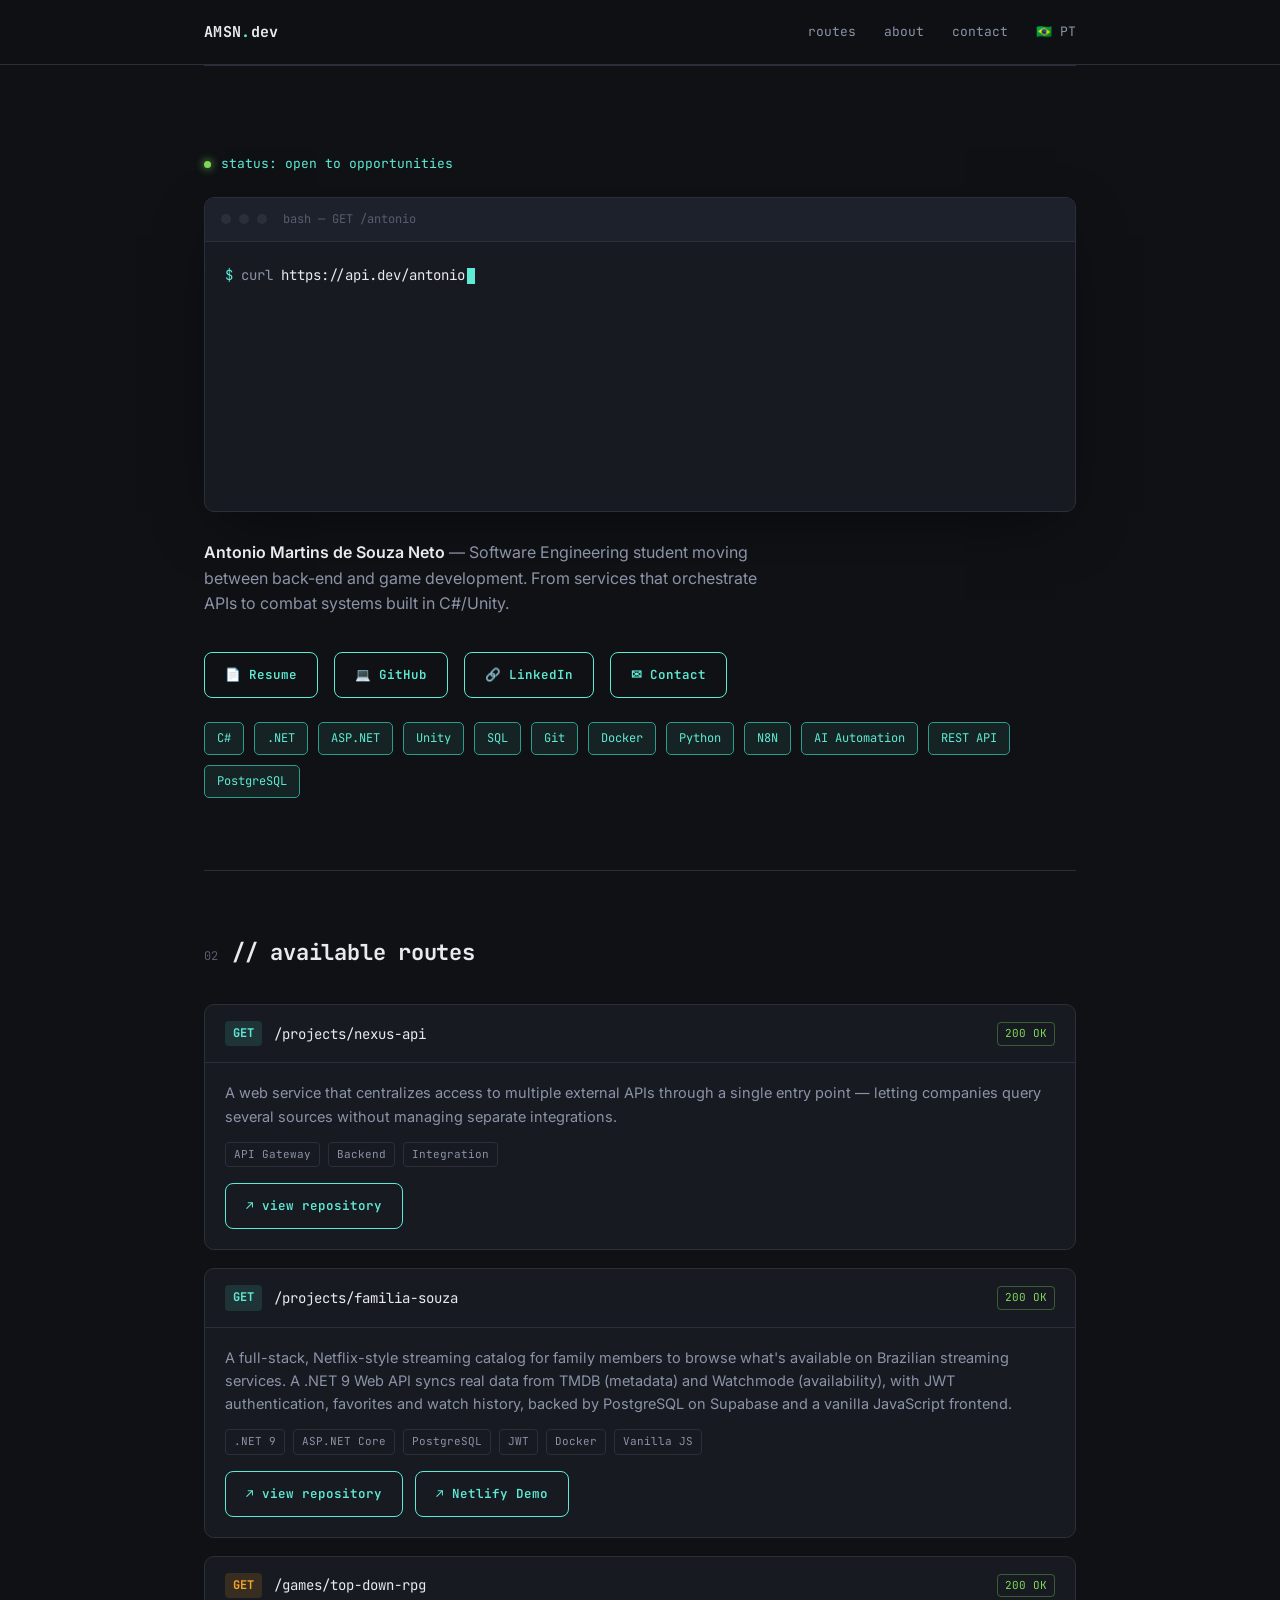
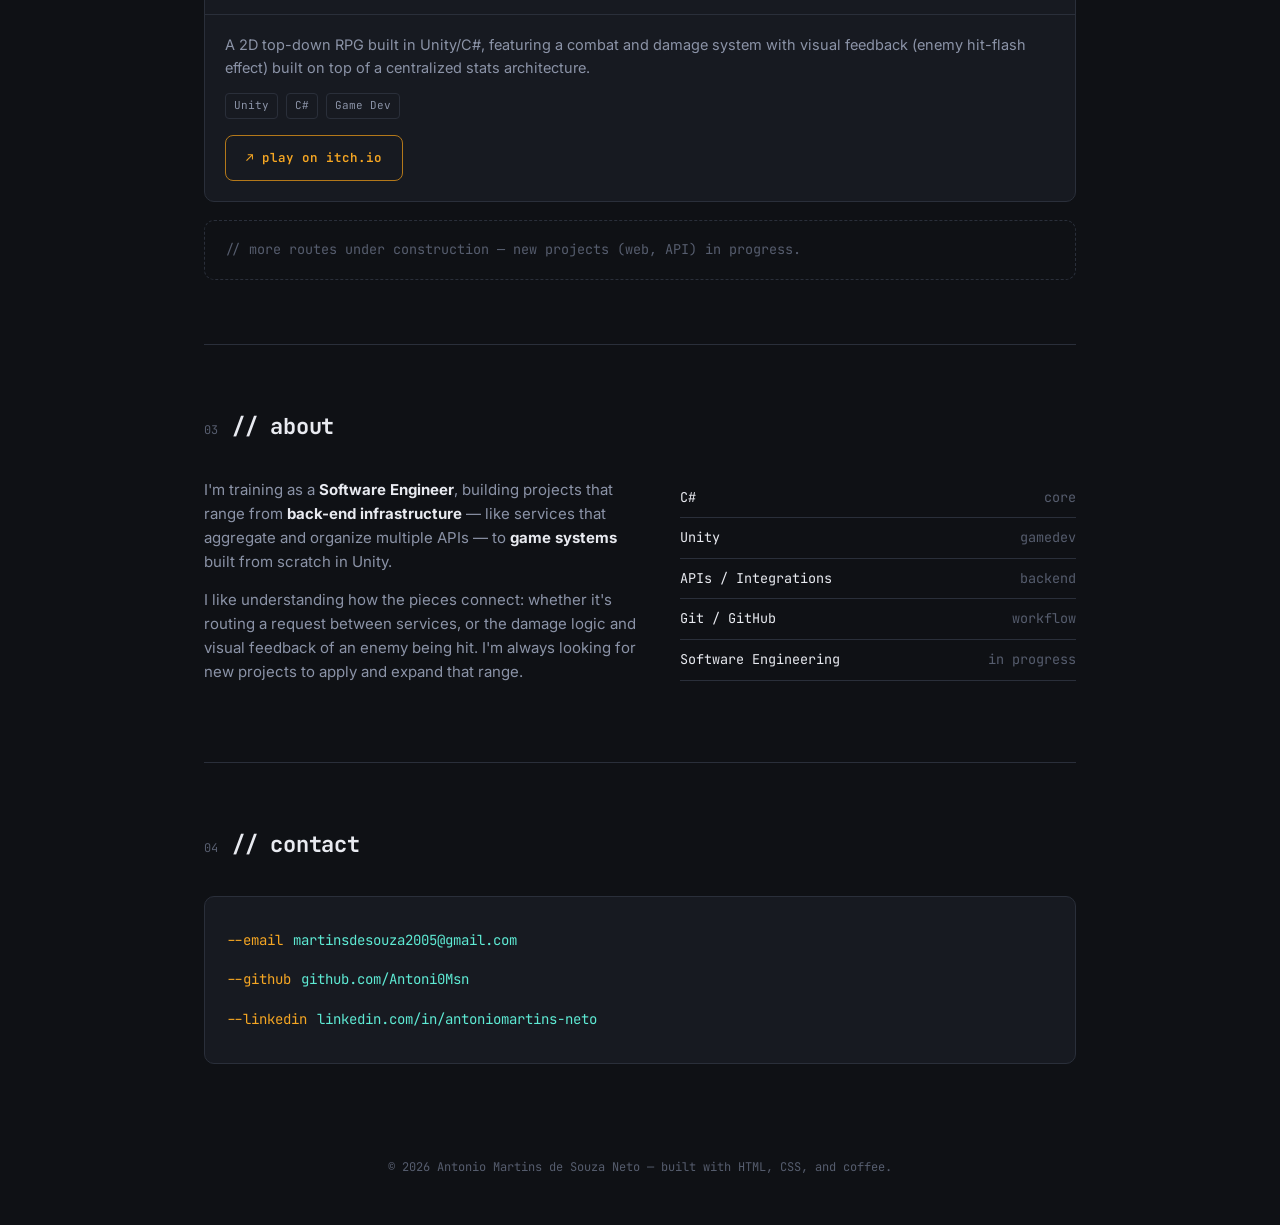
<file: index.html>
<!DOCTYPE html>
<html lang="en">

<head>
    <meta charset="UTF-8">
    <meta name="viewport" content="width=device-width, initial-scale=1.0">
    <title>Antonio Martins de Souza Neto — Portfólio</title>
    <link rel="preconnect" href="https://fonts.googleapis.com">
    <link rel="preconnect" href="https://fonts.gstatic.com" crossorigin>
    <link
        href="https://fonts.googleapis.com/css2?family=Inter:wght@400;500;600;700&family=JetBrains+Mono:wght@400;500;700&display=swap"
        rel="stylesheet">
    <link rel="stylesheet" href="style.css">
    <link rel="icon" href="favicon.png" type="image/png">

</head>

<body>
    <header>
        <nav class="wrap">
            <div class="logo">AMSN<span>.</span>dev</div>
            <div class="navlinks">
                <a href="#routes">routes</a>
                <a href="#about">about</a>
                <a href="#contact">contact</a>
                <a href="pt.html">🇧🇷 PT</a>
            </div>
        </nav>
    </header>
    <main class="wrap">

        <section class="hero">
            <div class="hero-kicker"><span class="dot"></span>status: open to opportunities</div>

            <div class="terminal">
                <div class="terminal-bar">
                    <span class="tb-dot"></span><span class="tb-dot"></span><span class="tb-dot"></span>
                    <span class="terminal-title">bash — GET /antonio</span>
                </div>
                <div class="terminal-body">
                    <div class="prompt-line"><span class="sym">$</span> curl <span id="typed"></span><span
                            class="cursor" id="cursor"></span></div>
                    <div class="response" id="response">
                        <pre><span class="json-punc">{</span>
  <span class="json-key">"name"</span><span class="json-punc">:</span> <span class="json-str">"Antonio Martins de Souza Neto"</span><span class="json-punc">,</span>
  <span class="json-key">"role"</span><span class="json-punc">:</span> <span class="json-str">"Software Engineering Student | Backend Developer"</span><span class="json-punc">,</span>
  <span class="json-key">"builds"</span><span class="json-punc">:</span> <span class="json-punc">[</span><span class="json-str">"APIs"</span><span class="json-punc">,</span> <span class="json-str">"2D games"</span><span class="json-punc">]</span><span class="json-punc">,</span>
  <span class="json-key">"stack"</span><span class="json-punc">:</span> <span class="json-punc">[</span><span class="json-str">"C#"</span><span class="json-punc">,</span> <span class="json-str">"Unity"</span><span class="json-punc">,</span> <span class="json-str">".NET"</span><span class="json-punc">]</span>
<span class="json-punc">}</span></pre>
                        <div class="status-line"><span class="status-ok">● 200 OK</span> — 12ms</div>
                    </div>
                </div>
            </div>

            <p class="hero-sub">
                <strong>Antonio Martins de Souza Neto</strong> — Software Engineering student moving between
                back-end and game development. From services that orchestrate APIs to combat systems built in C#/Unity.
            </p>
            <div class="hero-actions">

                <a href="assets/Resume_EN.pdf" target="_blank" class="btn">
                    📄 Resume
                </a>

                <a href="https://github.com/Antoni0Msn" target="_blank" class="btn">
                    💻 GitHub
                </a>

                <a href="https://www.linkedin.com/in/antoniomartins-neto/" target="_blank" class="btn">
                    🔗 LinkedIn
                </a>

                <a href="#contact" class="btn">
                    ✉ Contact
                </a>

            </div>
            <div class="hero-stack">
                <span>C#</span>
                <span>.NET</span>
                <span>ASP.NET</span>
                <span>Unity</span>
                <span>SQL</span>
                <span>Git</span>
                <span>Docker</span>
                <span>Python</span>
                <span>N8N</span>
                <span>AI Automation</span>
                <span>REST API</span>
                <span>PostgreSQL</span>
            </div>
        </section>

        <section id="routes">
            <div class="sec-head">
                <span class="sec-tag">02</span>
                <span class="sec-title">// available routes</span>
            </div>

            <div class="route">
                <div class="route-head">
                    <span class="method">GET</span>
                    <span class="path">/projects/nexus-api</span>
                    <span class="status-badge">200 OK</span>
                </div>
                <div class="route-body">
                    <p class="route-desc">
                        A web service that centralizes access to multiple external APIs through a single entry point —
                        letting companies query several sources without managing separate integrations.
                    </p>
                    <div class="route-tags">
                        <span class="tag">API Gateway</span>
                        <span class="tag">Backend</span>
                        <span class="tag">Integration</span>
                    </div>
                    <div class="route-links">
                        <a class="btn" href="https://github.com/Antoni0Msn/Trabalho-Nexus-Api" target="_blank"
                            rel="noopener">↗ view repository</a>
                    </div>
                </div>
            </div>

            <div class="route">
                <div class="route-head">
                    <span class="method">GET</span>
                    <span class="path">/projects/familia-souza</span>
                    <span class="status-badge">200 OK</span>
                </div>
                <div class="route-body">
                    <p class="route-desc">
                        A full-stack, Netflix-style streaming catalog for family members to browse what's available on
                        Brazilian streaming services. A .NET 9 Web API syncs real data from TMDB (metadata) and
                        Watchmode (availability), with JWT authentication, favorites and watch history, backed by
                        PostgreSQL on Supabase and a vanilla JavaScript frontend.
                    </p>
                    <div class="route-tags">
                        <span class="tag">.NET 9</span>
                        <span class="tag">ASP.NET Core</span>
                        <span class="tag">PostgreSQL</span>
                        <span class="tag">JWT</span>
                        <span class="tag">Docker</span>
                        <span class="tag">Vanilla JS</span>
                    </div>
                    <div class="route-links">
                        <a class="btn" href="https://github.com/Antoni0Msn/SouzaFamilyProject" target="_blank"
                            rel="noopener">↗ view repository</a>
                        <a class="btn" href="https://souzafamily.netlify.app" target="_blank"
                            rel="noopener">↗ Netlify Demo</a>
                    </div>
                </div>
            </div>

            <div class="route game">
                <div class="route-head">
                    <span class="method">GET</span>
                    <span class="path">/games/top-down-rpg</span>
                    <span class="status-badge">200 OK</span>
                </div>
                <div class="route-body">
                    <p class="route-desc">
                        A 2D top-down RPG built in Unity/C#, featuring a combat and damage system with visual feedback
                        (enemy hit-flash effect) built on top of a centralized stats architecture.
                    </p>
                    <div class="route-tags">
                        <span class="tag">Unity</span>
                        <span class="tag">C#</span>
                        <span class="tag">Game Dev</span>
                    </div>
                    <div class="route-links">
                        <a class="btn" href="https://tonplayc.itch.io/game-trainer-v01" target="_blank" rel="noopener">↗
                            play on itch.io</a>
                    </div>
                </div>
            </div>

            <div class="route-more">
                // more routes under construction — new projects (web, API) in progress.
            </div>
        </section>

        <section id="about">
            <div class="sec-head">
                <span class="sec-tag">03</span>
                <span class="sec-title">// about</span>
            </div>
            <div class="about-grid">
                <div class="about-text">
                    <p>
                        I'm training as a <strong>Software Engineer</strong>, building projects that range from
                        <strong>back-end infrastructure</strong> — like services that aggregate and organize multiple
                        APIs —
                        to <strong>game systems</strong> built from scratch in Unity.
                    </p>
                    <p>
                        I like understanding how the pieces connect: whether it's routing a request between services,
                        or the damage logic and visual feedback of an enemy being hit. I'm always looking for
                        new projects to apply and expand that range.
                    </p>
                </div>
                <div class="pkg-list">
                    <div class="pkg-row"><span class="pkg-name">C#</span><span class="pkg-ver">core</span></div>
                    <div class="pkg-row"><span class="pkg-name">Unity</span><span class="pkg-ver">gamedev</span></div>
                    <div class="pkg-row"><span class="pkg-name">APIs / Integrations</span><span
                            class="pkg-ver">backend</span></div>
                    <div class="pkg-row"><span class="pkg-name">Git / GitHub</span><span class="pkg-ver">workflow</span>
                    </div>
                    <div class="pkg-row"><span class="pkg-name">Software Engineering</span><span class="pkg-ver">in
                            progress</span></div>
                </div>
            </div>
        </section>

        <section id="contact">
            <div class="sec-head">
                <span class="sec-tag">04</span>
                <span class="sec-title">// contact</span>
            </div>
            <div class="contact-term">
                <div class="contact-row"><span class="flag">--email</span> <a
                        href="mailto:martinsdesouza2005@gmail.com">martinsdesouza2005@gmail.com</a></div>
                <div class="contact-row"><span class="flag">--github</span> <a href="https://github.com/Antoni0Msn"
                        target="_blank" rel="noopener">github.com/Antoni0Msn</a></div>
                <div class="contact-row"><span class="flag">--linkedin</span> <a
                        href="https://www.linkedin.com/in/antoniomartins-neto/" target="_blank"
                        rel="noopener">linkedin.com/in/antoniomartins-neto</a></div>
            </div>
        </section>

    </main>

    <footer>
        © <span id="year"></span> Antonio Martins de Souza Neto — built with HTML, CSS, and coffee.
    </footer>

    <script src="jsScript.js"></script>
</body>

</html>
</file>
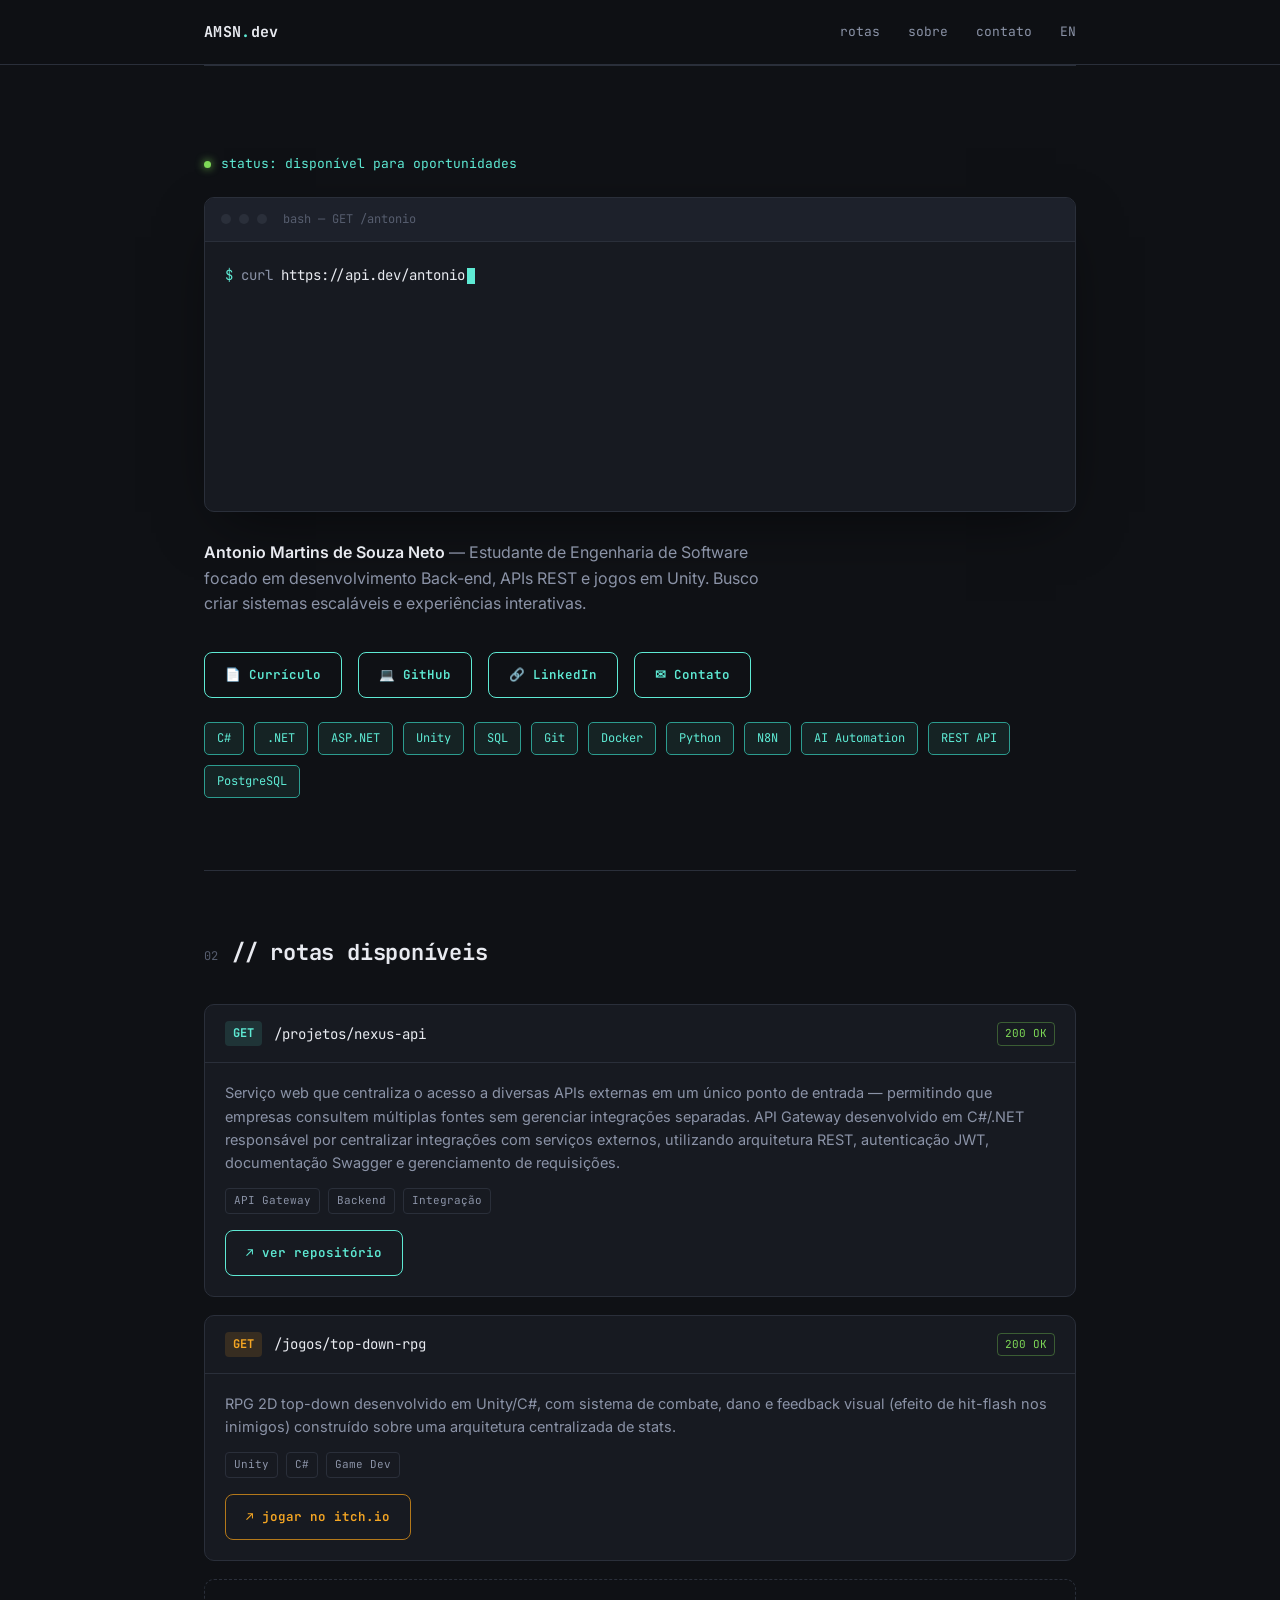
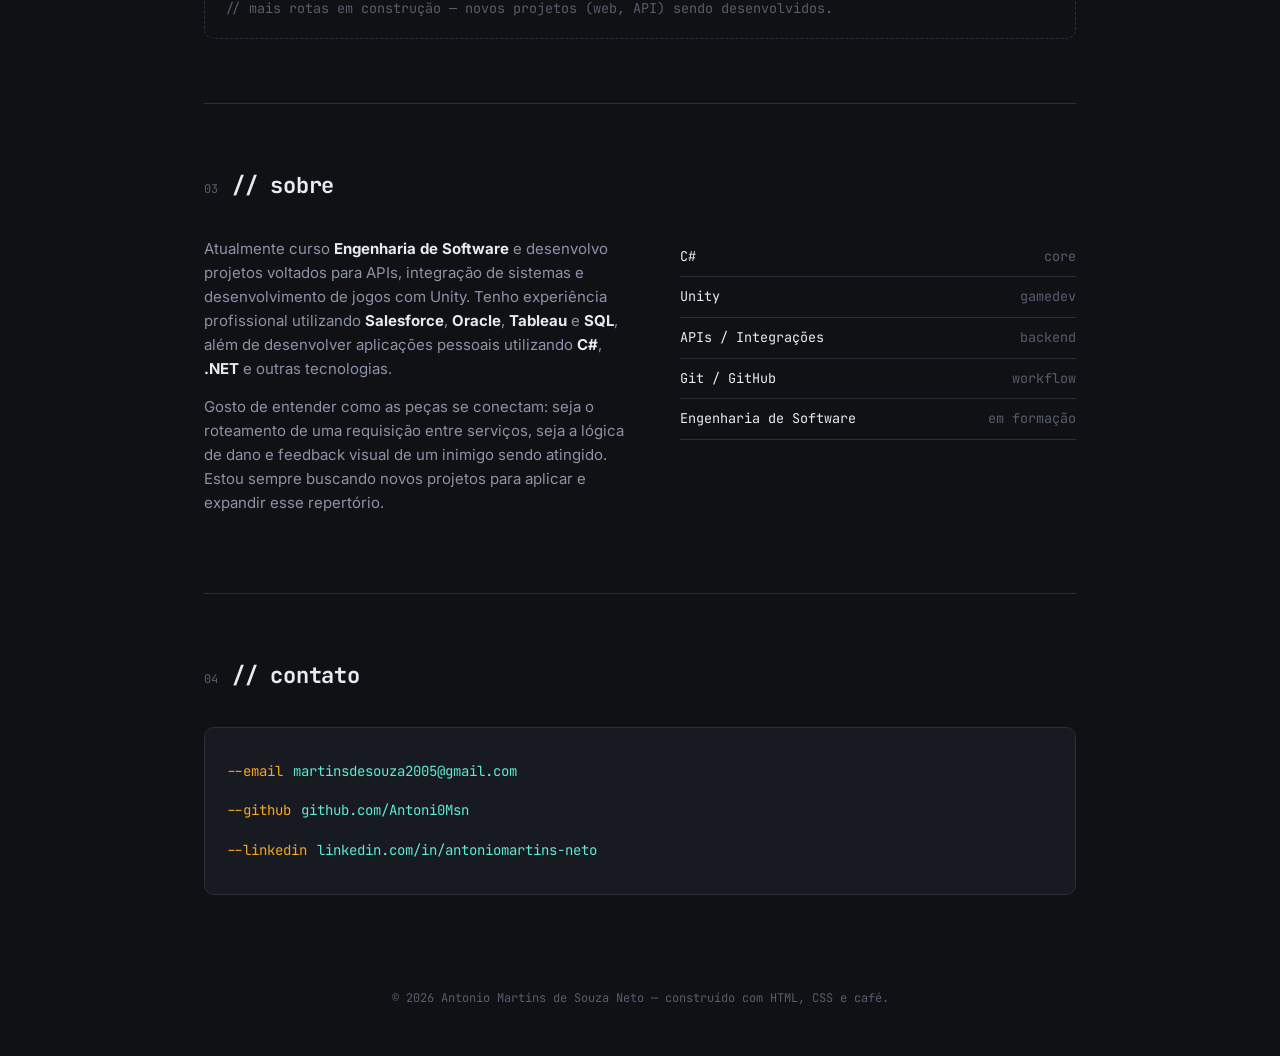
<file: PT.html>
<!DOCTYPE html>
<html lang="PT-BR">

<head>
    <meta charset="UTF-8">
    <meta name="viewport" content="width=device-width, initial-scale=1.0">
    <title>Antonio Martins de Souza Neto — Portfólio</title>
    <link rel="preconnect" href="https://fonts.googleapis.com">
    <link rel="preconnect" href="https://fonts.gstatic.com" crossorigin>
    <link
        href="https://fonts.googleapis.com/css2?family=Inter:wght@400;500;600;700&family=JetBrains+Mono:wght@400;500;700&display=swap"
        rel="stylesheet">
    <link rel="stylesheet" href="style.css">
    <link rel="icon" href="favicon.png" type="image/png">

</head>

<body>
    <header>
        <nav class="wrap">
            <div class="logo">AMSN<span>.</span>dev</div>
            <div class="navlinks">
                <a href="#routes">rotas</a>
                <a href="#sobre">sobre</a>
                <a href="#contato">contato</a>
                <a href="index.html">EN</a>
            </div>
        </nav>
    </header>

    <main class="wrap">

        <section class="hero">
            <div class="hero-kicker"><span class="dot"></span>status: disponível para oportunidades</div>

            <div class="terminal">
                <div class="terminal-bar">
                    <span class="tb-dot"></span><span class="tb-dot"></span><span class="tb-dot"></span>
                    <span class="terminal-title">bash — GET /antonio</span>
                </div>
                <div class="terminal-body">
                    <div class="prompt-line"><span class="sym">$</span> curl <span id="typed"></span><span
                            class="cursor" id="cursor"></span></div>
                    <div class="response" id="response">
                        <pre><span class="json-punc">{</span>
  <span class="json-key">"nome"</span><span class="json-punc">:</span> <span class="json-str">"Antonio Martins de Souza Neto"</span><span class="json-punc">,</span>
  <span class="json-key">"cargo"</span><span class="json-punc">:</span> <span class="json-str">"Desenvolvedor Backend em formação"</span><span class="json-punc">,</span>
  <span class="json-key">"constroi"</span><span class="json-punc">:</span> <span class="json-punc">[</span><span class="json-str">"APIs"</span><span class="json-punc">,</span> <span class="json-str">"jogos 2D"</span><span class="json-punc">]</span><span class="json-punc">,</span>
  <span class="json-key">"stack"</span><span class="json-punc">:</span> <span class="json-punc">[</span><span class="json-str">"C#"</span><span class="json-punc">,</span> <span class="json-str">"Unity"</span><span class="json-punc">,</span> <span class="json-str">".NET"</span><span class="json-punc">]</span>
<span class="json-punc">}</span></pre>
                        <div class="status-line"><span class="status-ok">● 200 OK</span> — 12ms</div>
                    </div>
                </div>
            </div>

            <p class="hero-sub">
                <strong>Antonio Martins de Souza Neto</strong> — Estudante de Engenharia de Software focado em
                desenvolvimento Back-end, APIs REST e jogos em Unity. Busco criar sistemas escaláveis e experiências
                interativas.
            </p>

            <div class="hero-actions">

                <a href="assets/resume-EN.pdf" target="_blank" class="btn">
                    📄 Currículo
                </a>

                <a href="https://github.com/Antoni0Msn" target="_blank" class="btn">
                    💻 GitHub
                </a>

                <a href="https://www.linkedin.com/in/antoniomartins-neto/" target="_blank" class="btn">
                    🔗 LinkedIn
                </a>

                <a href="#contato" class="btn">
                    ✉ Contato
                </a>

            </div>
            <div class="hero-stack">
                <span>C#</span>
                <span>.NET</span>
                <span>ASP.NET</span>
                <span>Unity</span>
                <span>SQL</span>
                <span>Git</span>
                <span>Docker</span>
                <span>Python</span>
                <span>N8N</span>
                <span>AI Automation</span>
                <span>REST API</span>
                <span>PostgreSQL</span>
            </div>

        </section>

        <section id="routes">
            <div class="sec-head">
                <span class="sec-tag">02</span>
                <span class="sec-title">// rotas disponíveis</span>
            </div>

            <div class="route">
                <div class="route-head">
                    <span class="method">GET</span>
                    <span class="path">/projetos/nexus-api</span>
                    <span class="status-badge">200 OK</span>
                </div>
                <div class="route-body">
                    <p class="route-desc">
                        Serviço web que centraliza o acesso a diversas APIs externas em um único ponto de entrada —
                        permitindo que empresas consultem múltiplas fontes sem gerenciar integrações separadas. API
                        Gateway desenvolvido em C#/.NET responsável por centralizar integrações
                        com serviços externos, utilizando arquitetura REST, autenticação JWT,
                        documentação Swagger e gerenciamento de requisições.

                    </p>
                    <div class="route-tags">
                        <span class="tag">API Gateway</span>
                        <span class="tag">Backend</span>
                        <span class="tag">Integração</span>
                    </div>
                    <div class="route-links">
                        <a class="btn" href="https://github.com/Antoni0Msn/Trabalho-Nexus-Api" target="_blank"
                            rel="noopener">↗ ver repositório</a>
                    </div>
                </div>
            </div>

            <div class="route game">
                <div class="route-head">
                    <span class="method">GET</span>
                    <span class="path">/jogos/top-down-rpg</span>
                    <span class="status-badge">200 OK</span>
                </div>
                <div class="route-body">
                    <p class="route-desc">
                        RPG 2D top-down desenvolvido em Unity/C#, com sistema de combate, dano e feedback visual
                        (efeito de hit-flash nos inimigos) construído sobre uma arquitetura centralizada de stats.
                    </p>
                    <div class="route-tags">
                        <span class="tag">Unity</span>
                        <span class="tag">C#</span>
                        <span class="tag">Game Dev</span>
                    </div>
                    <div class="route-links">
                        <a class="btn" href="https://tonplayc.itch.io/game-trainer-v01" target="_blank" rel="noopener">↗
                            jogar no itch.io</a>
                    </div>
                </div>
            </div>

            <div class="route-more">
                // mais rotas em construção — novos projetos (web, API) sendo desenvolvidos.
            </div>
        </section>

        <section id="sobre">
            <div class="sec-head">
                <span class="sec-tag">03</span>
                <span class="sec-title">// sobre</span>
            </div>
            <div class="about-grid">
                <div class="about-text">
                    <p>
                        Atualmente curso <strong>Engenharia de Software</strong> e desenvolvo projetos voltados para
                        APIs, integração de
                        sistemas e desenvolvimento de jogos com Unity. Tenho experiência profissional utilizando
                        <strong>Salesforce</strong>, <strong>Oracle</strong>, <strong>Tableau</strong> e
                        <strong>SQL</strong>, além de desenvolver aplicações pessoais utilizando <strong>C#</strong>,
                        <strong>.NET</strong> e outras tecnologias.
                    </p>
                    <p>
                        Gosto de entender como as peças se conectam: seja o roteamento de uma requisição entre serviços,
                        seja a lógica de dano e feedback visual de um inimigo sendo atingido. Estou sempre buscando
                        novos projetos para aplicar e expandir esse repertório.
                    </p>
                </div>
                <div class="pkg-list">
                    <div class="pkg-row"><span class="pkg-name">C#</span><span class="pkg-ver">core</span></div>
                    <div class="pkg-row"><span class="pkg-name">Unity</span><span class="pkg-ver">gamedev</span></div>
                    <div class="pkg-row"><span class="pkg-name">APIs / Integrações</span><span
                            class="pkg-ver">backend</span></div>
                    <div class="pkg-row"><span class="pkg-name">Git / GitHub</span><span class="pkg-ver">workflow</span>
                    </div>
                    <div class="pkg-row"><span class="pkg-name">Engenharia de Software</span><span class="pkg-ver">em
                            formação</span></div>
                </div>
            </div>
        </section>

        <section id="contato">
            <div class="sec-head">
                <span class="sec-tag">04</span>
                <span class="sec-title">// contato</span>
            </div>
            <div class="contact-term">
                <div class="contact-row"><span class="flag">--email</span> <a
                        href="mailto:martinsdesouza2005@gmail.com">martinsdesouza2005@gmail.com</a></div>
                <div class="contact-row"><span class="flag">--github</span> <a href="https://github.com/Antoni0Msn"
                        target="_blank" rel="noopener">github.com/Antoni0Msn</a></div>
                <div class="contact-row"><span class="flag">--linkedin</span> <a
                        href="https://www.linkedin.com/in/antoniomartins-neto/" target="_blank"
                        rel="noopener">linkedin.com/in/antoniomartins-neto</a></div>
            </div>
        </section>

    </main>

    <footer>
        © <span id="year"></span> Antonio Martins de Souza Neto — construído com HTML, CSS e café.
    </footer>
    <script src="jsScript.js"></script>
</body>

</html>
</file>
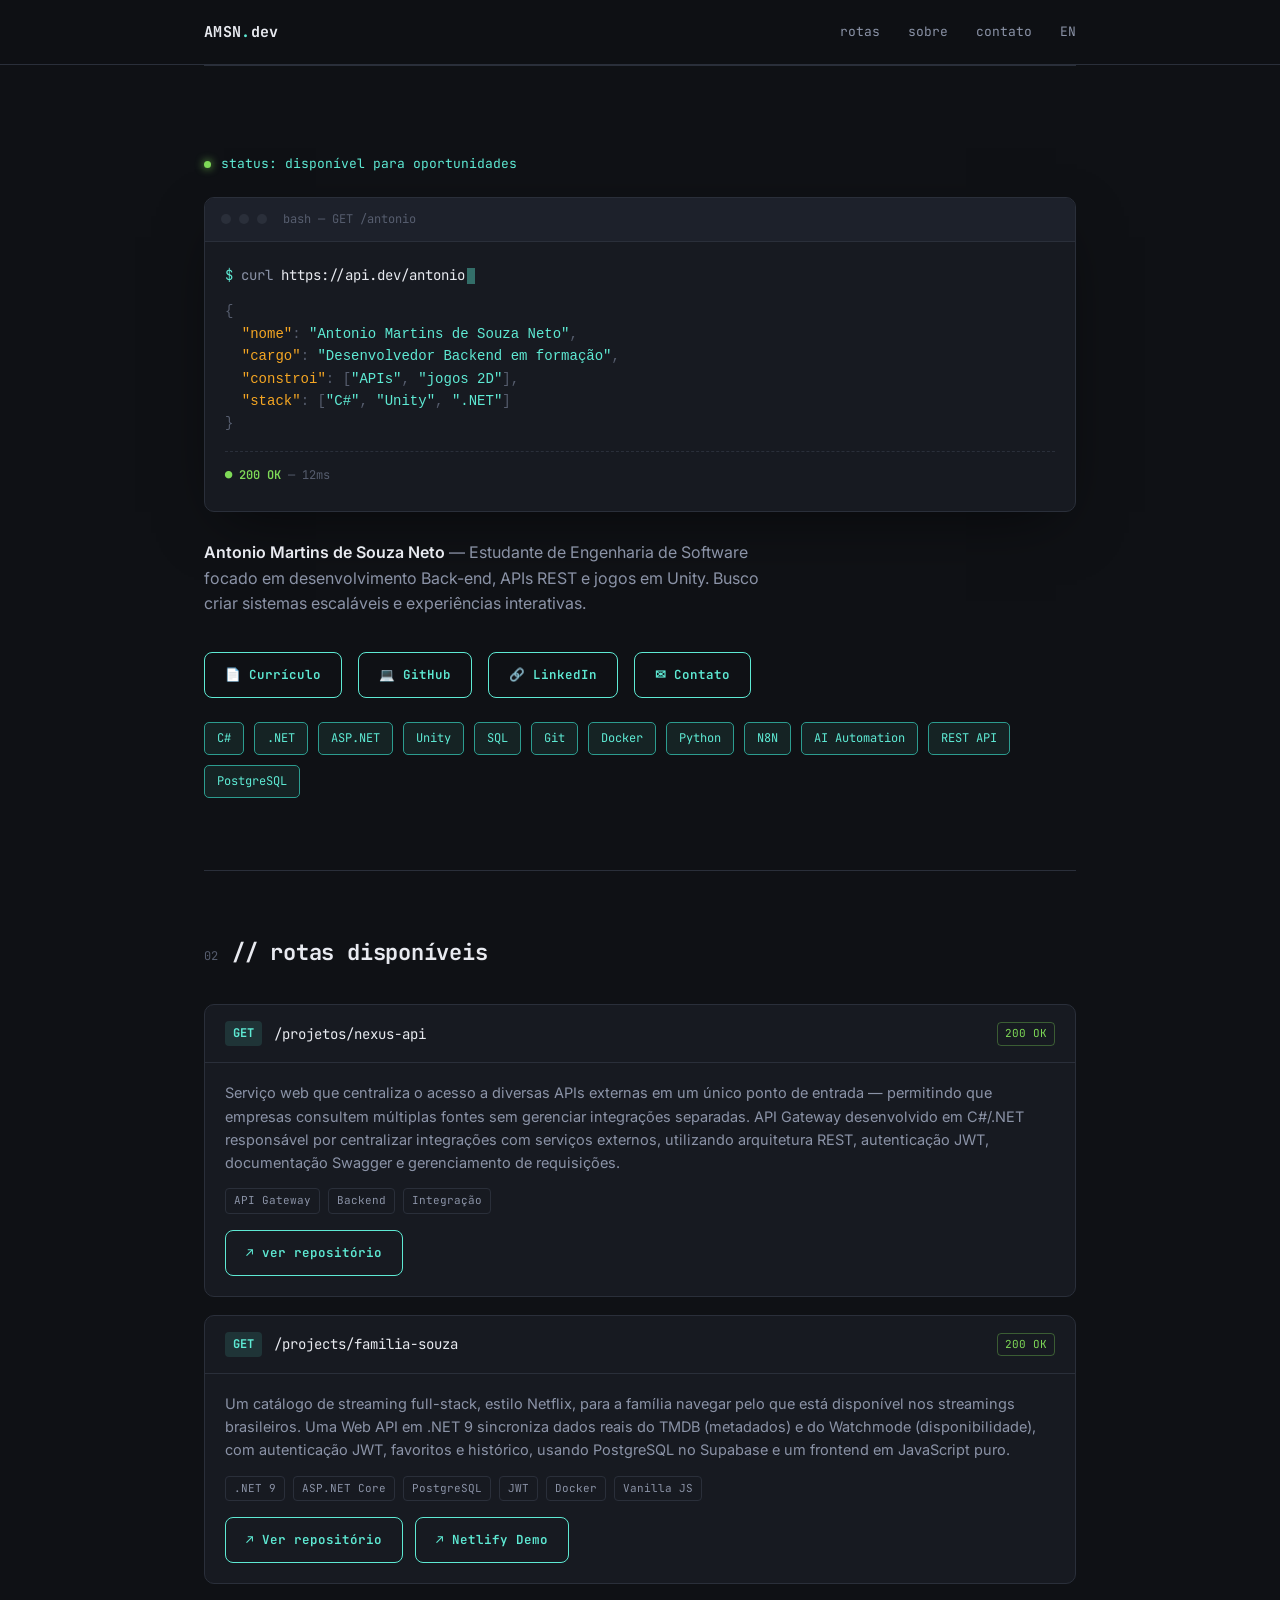
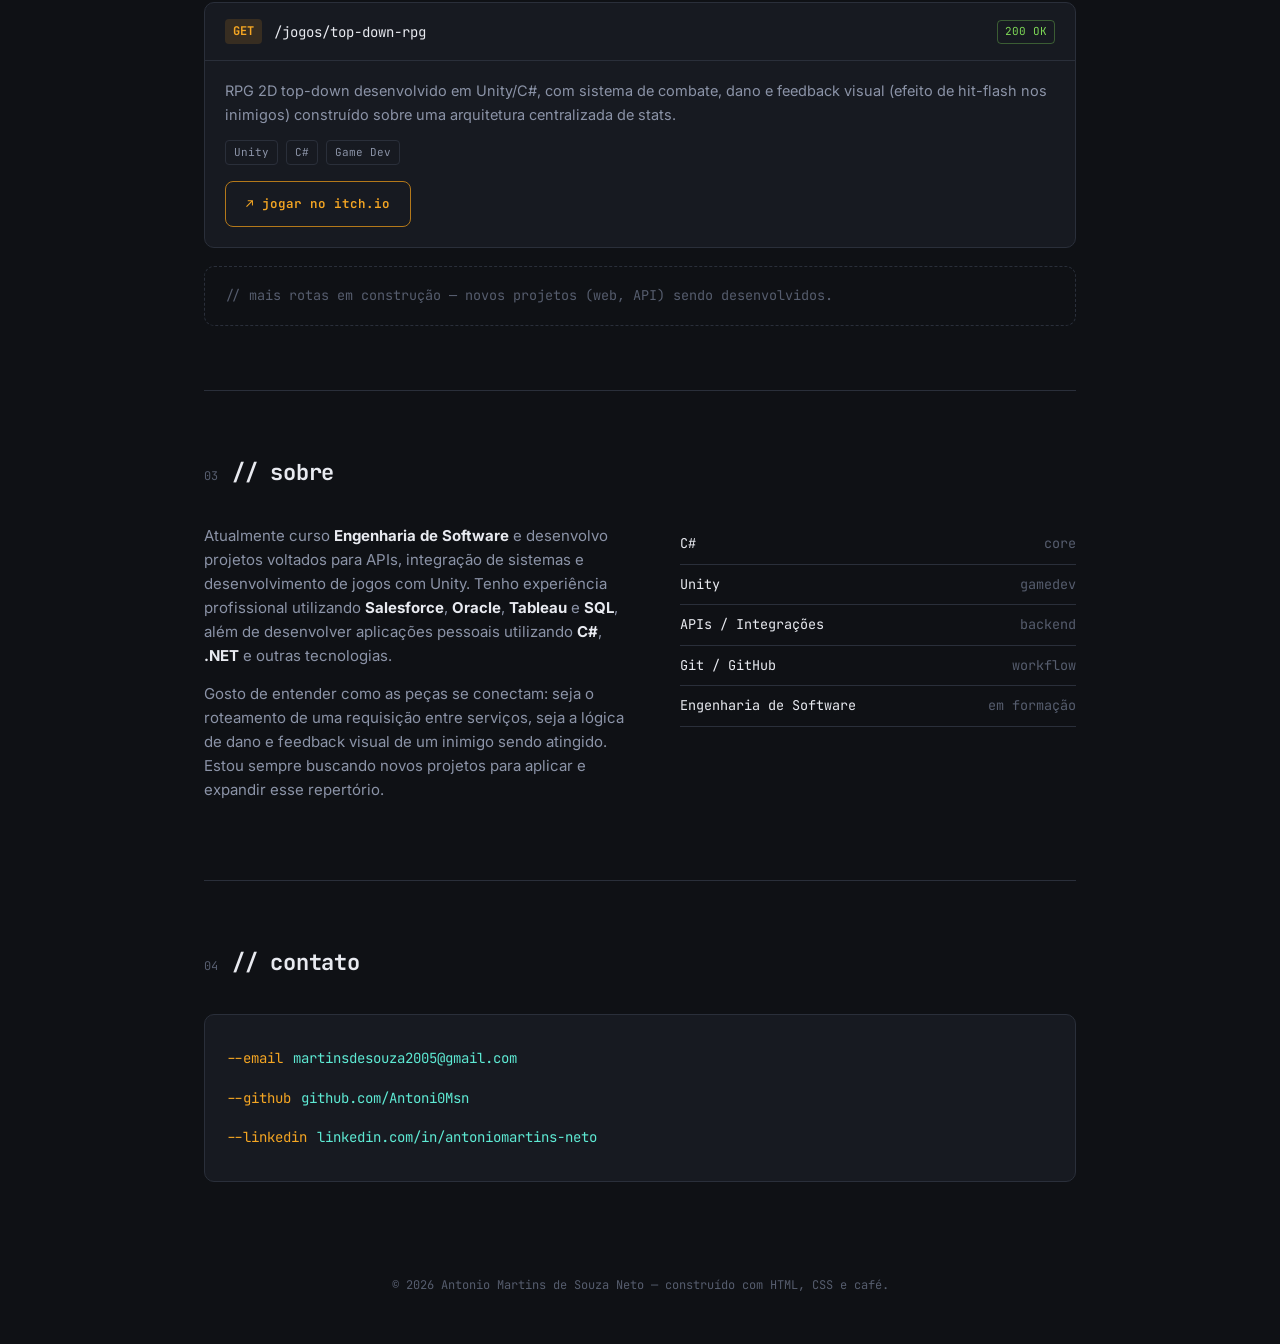
<file: pt.html>
<!DOCTYPE html>
<html lang="PT-BR">

<head>
    <meta charset="UTF-8">
    <meta name="viewport" content="width=device-width, initial-scale=1.0">
    <title>Antonio Martins de Souza Neto — Portfólio</title>
    <link rel="preconnect" href="https://fonts.googleapis.com">
    <link rel="preconnect" href="https://fonts.gstatic.com" crossorigin>
    <link
        href="https://fonts.googleapis.com/css2?family=Inter:wght@400;500;600;700&family=JetBrains+Mono:wght@400;500;700&display=swap"
        rel="stylesheet">
    <link rel="stylesheet" href="style.css">
    <link rel="icon" href="favicon.png" type="image/png">

</head>

<body>
    <header>
        <nav class="wrap">
            <div class="logo">AMSN<span>.</span>dev</div>
            <div class="navlinks">
                <a href="#routes">rotas</a>
                <a href="#sobre">sobre</a>
                <a href="#contato">contato</a>
                <a href="index.html">EN</a>
            </div>
        </nav>
    </header>

    <main class="wrap">

        <section class="hero">
            <div class="hero-kicker"><span class="dot"></span>status: disponível para oportunidades</div>

            <div class="terminal">
                <div class="terminal-bar">
                    <span class="tb-dot"></span><span class="tb-dot"></span><span class="tb-dot"></span>
                    <span class="terminal-title">bash — GET /antonio</span>
                </div>
                <div class="terminal-body">
                    <div class="prompt-line"><span class="sym">$</span> curl <span id="typed"></span><span
                            class="cursor" id="cursor"></span></div>
                    <div class="response" id="response">
                        <pre><span class="json-punc">{</span>
  <span class="json-key">"nome"</span><span class="json-punc">:</span> <span class="json-str">"Antonio Martins de Souza Neto"</span><span class="json-punc">,</span>
  <span class="json-key">"cargo"</span><span class="json-punc">:</span> <span class="json-str">"Desenvolvedor Backend em formação"</span><span class="json-punc">,</span>
  <span class="json-key">"constroi"</span><span class="json-punc">:</span> <span class="json-punc">[</span><span class="json-str">"APIs"</span><span class="json-punc">,</span> <span class="json-str">"jogos 2D"</span><span class="json-punc">]</span><span class="json-punc">,</span>
  <span class="json-key">"stack"</span><span class="json-punc">:</span> <span class="json-punc">[</span><span class="json-str">"C#"</span><span class="json-punc">,</span> <span class="json-str">"Unity"</span><span class="json-punc">,</span> <span class="json-str">".NET"</span><span class="json-punc">]</span>
<span class="json-punc">}</span></pre>
                        <div class="status-line"><span class="status-ok">● 200 OK</span> — 12ms</div>
                    </div>
                </div>
            </div>

            <p class="hero-sub">
                <strong>Antonio Martins de Souza Neto</strong> — Estudante de Engenharia de Software focado em
                desenvolvimento Back-end, APIs REST e jogos em Unity. Busco criar sistemas escaláveis e experiências
                interativas.
            </p>

            <div class="hero-actions">

                <a href="assets/Resume_PT.pdf" target="_blank" class="btn">
                    📄 Currículo
                </a>

                <a href="https://github.com/Antoni0Msn" target="_blank" class="btn">
                    💻 GitHub
                </a>

                <a href="https://www.linkedin.com/in/antoniomartins-neto/" target="_blank" class="btn">
                    🔗 LinkedIn
                </a>

                <a href="#contato" class="btn">
                    ✉ Contato
                </a>

            </div>
            <div class="hero-stack">
                <span>C#</span>
                <span>.NET</span>
                <span>ASP.NET</span>
                <span>Unity</span>
                <span>SQL</span>
                <span>Git</span>
                <span>Docker</span>
                <span>Python</span>
                <span>N8N</span>
                <span>AI Automation</span>
                <span>REST API</span>
                <span>PostgreSQL</span>
            </div>

        </section>

        <section id="routes">
            <div class="sec-head">
                <span class="sec-tag">02</span>
                <span class="sec-title">// rotas disponíveis</span>
            </div>

            <div class="route">
                <div class="route-head">
                    <span class="method">GET</span>
                    <span class="path">/projetos/nexus-api</span>
                    <span class="status-badge">200 OK</span>
                </div>
                <div class="route-body">
                    <p class="route-desc">
                        Serviço web que centraliza o acesso a diversas APIs externas em um único ponto de entrada —
                        permitindo que empresas consultem múltiplas fontes sem gerenciar integrações separadas. API
                        Gateway desenvolvido em C#/.NET responsável por centralizar integrações
                        com serviços externos, utilizando arquitetura REST, autenticação JWT,
                        documentação Swagger e gerenciamento de requisições.

                    </p>
                    <div class="route-tags">
                        <span class="tag">API Gateway</span>
                        <span class="tag">Backend</span>
                        <span class="tag">Integração</span>
                    </div>
                    <div class="route-links">
                        <a class="btn" href="https://github.com/Antoni0Msn/Trabalho-Nexus-Api" target="_blank"
                            rel="noopener">↗ ver repositório</a>
                    </div>
                </div>
            </div>
            <div class="route">
                <div class="route-head">
                    <span class="method">GET</span>
                    <span class="path">/projects/familia-souza</span>
                    <span class="status-badge">200 OK</span>
                </div>
                <div class="route-body">
                    <p class="route-desc">
                        Um catálogo de streaming full-stack, estilo Netflix, para a família navegar pelo que está
                        disponível nos streamings brasileiros. Uma Web API em .NET 9 sincroniza dados reais do TMDB
                        (metadados) e do Watchmode (disponibilidade), com autenticação JWT, favoritos e histórico,
                        usando PostgreSQL no Supabase e um frontend em JavaScript puro.
                    </p>
                    <div class="route-tags">
                        <span class="tag">.NET 9</span>
                        <span class="tag">ASP.NET Core</span>
                        <span class="tag">PostgreSQL</span>
                        <span class="tag">JWT</span>
                        <span class="tag">Docker</span>
                        <span class="tag">Vanilla JS</span>
                    </div>
                    <div class="route-links">
                        <a class="btn" href="https://github.com/Antoni0Msn/SouzaFamilyProject" target="_blank"
                            rel="noopener">↗ Ver repositório</a>
                        <a class="btn" href="https://souzafamily.netlify.app" target="_blank" rel="noopener">↗ Netlify
                            Demo</a>
                    </div>
                </div>
            </div>

            <div class="route game">
                <div class="route-head">
                    <span class="method">GET</span>
                    <span class="path">/jogos/top-down-rpg</span>
                    <span class="status-badge">200 OK</span>
                </div>
                <div class="route-body">
                    <p class="route-desc">
                        RPG 2D top-down desenvolvido em Unity/C#, com sistema de combate, dano e feedback visual
                        (efeito de hit-flash nos inimigos) construído sobre uma arquitetura centralizada de stats.
                    </p>
                    <div class="route-tags">
                        <span class="tag">Unity</span>
                        <span class="tag">C#</span>
                        <span class="tag">Game Dev</span>
                    </div>
                    <div class="route-links">
                        <a class="btn" href="https://tonplayc.itch.io/game-trainer-v01" target="_blank" rel="noopener">↗
                            jogar no itch.io</a>
                    </div>
                </div>
            </div>

            <div class="route-more">
                // mais rotas em construção — novos projetos (web, API) sendo desenvolvidos.
            </div>
        </section>

        <section id="sobre">
            <div class="sec-head">
                <span class="sec-tag">03</span>
                <span class="sec-title">// sobre</span>
            </div>
            <div class="about-grid">
                <div class="about-text">
                    <p>
                        Atualmente curso <strong>Engenharia de Software</strong> e desenvolvo projetos voltados para
                        APIs, integração de
                        sistemas e desenvolvimento de jogos com Unity. Tenho experiência profissional utilizando
                        <strong>Salesforce</strong>, <strong>Oracle</strong>, <strong>Tableau</strong> e
                        <strong>SQL</strong>, além de desenvolver aplicações pessoais utilizando <strong>C#</strong>,
                        <strong>.NET</strong> e outras tecnologias.
                    </p>
                    <p>
                        Gosto de entender como as peças se conectam: seja o roteamento de uma requisição entre serviços,
                        seja a lógica de dano e feedback visual de um inimigo sendo atingido. Estou sempre buscando
                        novos projetos para aplicar e expandir esse repertório.
                    </p>
                </div>
                <div class="pkg-list">
                    <div class="pkg-row"><span class="pkg-name">C#</span><span class="pkg-ver">core</span></div>
                    <div class="pkg-row"><span class="pkg-name">Unity</span><span class="pkg-ver">gamedev</span></div>
                    <div class="pkg-row"><span class="pkg-name">APIs / Integrações</span><span
                            class="pkg-ver">backend</span></div>
                    <div class="pkg-row"><span class="pkg-name">Git / GitHub</span><span class="pkg-ver">workflow</span>
                    </div>
                    <div class="pkg-row"><span class="pkg-name">Engenharia de Software</span><span class="pkg-ver">em
                            formação</span></div>
                </div>
            </div>
        </section>

        <section id="contato">
            <div class="sec-head">
                <span class="sec-tag">04</span>
                <span class="sec-title">// contato</span>
            </div>
            <div class="contact-term">
                <div class="contact-row"><span class="flag">--email</span> <a
                        href="mailto:martinsdesouza2005@gmail.com">martinsdesouza2005@gmail.com</a></div>
                <div class="contact-row"><span class="flag">--github</span> <a href="https://github.com/Antoni0Msn"
                        target="_blank" rel="noopener">github.com/Antoni0Msn</a></div>
                <div class="contact-row"><span class="flag">--linkedin</span> <a
                        href="https://www.linkedin.com/in/antoniomartins-neto/" target="_blank"
                        rel="noopener">linkedin.com/in/antoniomartins-neto</a></div>
            </div>
        </section>

    </main>

    <footer>
        © <span id="year"></span> Antonio Martins de Souza Neto — construído com HTML, CSS e café.
    </footer>
    <script src="jsScript.js"></script>
</body>

</html>
</file>
<file: style.css>
:root {
    --bg: #0F1115;
    --bg-panel: #171A21;
    --bg-panel-2: #1D212B;
    --line: #2A2F3A;
    --text: #E8EAF0;
    --text-dim: #8B93A7;
    --text-dimmer: #565D6E;
    --accent: #5EEAD4;
    --accent-dim: #2C9C8F;
    --accent2: #F5A623;
    --accent2-dim: #B3781A;
    --ok: #7ED957;
    --mono: 'JetBrains Mono', monospace;
    --sans: 'Inter', sans-serif;
}

* {
    box-sizing: border-box;
    margin: 0;
    padding: 0;
}

html {
    scroll-behavior: smooth;
}

body {
    background: var(--bg);
    color: var(--text);
    font-family: var(--sans);
    line-height: 1.6;
    -webkit-font-smoothing: antialiased;
}

::selection {
    background: var(--accent);
    color: var(--bg);
}

a {
    color: inherit;
    text-decoration: none;
}

.wrap {
    max-width: 920px;
    margin: 0 auto;
    padding: 0 24px;
}

/* ---------- NAV ---------- */
header {
    position: sticky;
    top: 0;
    z-index: 50;
    background: rgba(15, 17, 21, 0.85);
    backdrop-filter: blur(8px);
    border-bottom: 1px solid var(--line);
}

nav.wrap {
    display: flex;
    align-items: center;
    justify-content: space-between;
    height: 64px;
}

.logo {
    font-family: var(--mono);
    font-weight: 700;
    font-size: 15px;
    letter-spacing: 0.02em;
}

.logo span {
    color: var(--accent);
}

.navlinks {
    display: flex;
    gap: 28px;
    font-family: var(--mono);
    font-size: 13px;
    color: var(--text-dim);
}

.navlinks a {
    transition: color .15s ease;
}

.navlinks a:hover {
    color: var(--accent);
}

/* ---------- HERO ---------- */
.hero {
    padding: 88px 0 72px;
}

.hero-kicker {
    font-family: var(--mono);
    font-size: 13px;
    color: var(--accent);
    display: flex;
    align-items: center;
    gap: 10px;
    margin-bottom: 22px;
}

.dot {
    width: 7px;
    height: 7px;
    border-radius: 50%;
    background: var(--ok);
    box-shadow: 0 0 8px var(--ok);
    animation: pulse 2s ease-in-out infinite;
}

@keyframes pulse {

    0%,
    100% {
        opacity: 1
    }

    50% {
        opacity: .4
    }
}

.terminal {
    background: var(--bg-panel);
    border: 1px solid var(--line);
    border-radius: 10px;
    overflow: hidden;
    box-shadow: 0 20px 60px -20px rgba(0, 0, 0, 0.6);
}

.terminal-bar {
    display: flex;
    align-items: center;
    gap: 8px;
    padding: 12px 16px;
    background: var(--bg-panel-2);
    border-bottom: 1px solid var(--line);
}

.tb-dot {
    width: 10px;
    height: 10px;
    border-radius: 50%;
    background: var(--line);
}

.terminal-title {
    font-family: var(--mono);
    font-size: 12px;
    color: var(--text-dimmer);
    margin-left: 8px;
}

.terminal-body {
    padding: 22px 20px 26px;
    font-family: var(--mono);
    font-size: 14px;
    min-height: 190px;
}

.prompt-line {
    color: var(--text-dim);
    margin-bottom: 14px;
}

.prompt-line .sym {
    color: var(--accent);
}

#typed {
    color: var(--text);
}

.cursor {
    display: inline-block;
    width: 8px;
    height: 16px;
    background: var(--accent);
    vertical-align: middle;
    margin-left: 2px;
    animation: blink 1s step-end infinite;
}

@keyframes blink {
    50% {
        opacity: 0
    }
}

.response {
    opacity: 0;
    transition: opacity .5s ease;
}

.response.show {
    opacity: 1;
}

.response pre {
    white-space: pre-wrap;
    word-break: break-word;
}

.json-key {
    color: var(--accent2);
}

.json-str {
    color: var(--accent);
}

.json-punc {
    color: var(--text-dimmer);
}

.status-line {
    margin-top: 16px;
    padding-top: 14px;
    border-top: 1px dashed var(--line);
    font-size: 12px;
    color: var(--text-dimmer);
}

.status-ok {
    color: var(--ok);
    font-weight: 600;
}

.hero-sub {
    margin-top: 28px;
    max-width: 560px;
    color: var(--text-dim);
    font-size: 16px;
}

.hero-sub strong {
    color: var(--text);
    font-weight: 600;
}

/* ---------- SECTION HEADERS ---------- */
section {
    padding: 64px 0;
    border-top: 1px solid var(--line);
}

.sec-head {
    display: flex;
    align-items: baseline;
    gap: 14px;
    margin-bottom: 34px;
}

.sec-tag {
    font-family: var(--mono);
    font-size: 12px;
    color: var(--text-dimmer);
}

.sec-title {
    font-family: var(--mono);
    font-size: 22px;
    font-weight: 700;
    letter-spacing: -0.01em;
}

/* ---------- ROUTES / PROJECTS ---------- */
.route {
    background: var(--bg-panel);
    border: 1px solid var(--line);
    border-radius: 10px;
    margin-bottom: 18px;
    overflow: hidden;
    transition: border-color .2s ease, transform .2s ease;
}

.route:hover {
    border-color: var(--accent-dim);
    transform: translateY(-2px);
}

.route.game:hover {
    border-color: var(--accent2-dim);
}

.route-head {
    display: flex;
    align-items: center;
    gap: 12px;
    padding: 16px 20px;
    border-bottom: 1px solid var(--line);
    flex-wrap: wrap;
}

.method {
    font-family: var(--mono);
    font-size: 12px;
    font-weight: 700;
    padding: 3px 8px;
    border-radius: 4px;
    background: rgba(94, 234, 212, 0.12);
    color: var(--accent);
}

.route.game .method {
    background: rgba(245, 166, 35, 0.14);
    color: var(--accent2);
}

.path {
    font-family: var(--mono);
    font-size: 14px;
    color: var(--text);
}

.status-badge {
    margin-left: auto;
    font-family: var(--mono);
    font-size: 11px;
    color: var(--ok);
    border: 1px solid rgba(126, 217, 87, 0.35);
    border-radius: 4px;
    padding: 2px 7px;
}

.route-body {
    padding: 18px 20px 20px;
}

.route-desc {
    color: var(--text-dim);
    font-size: 14.5px;
    margin-bottom: 14px;
}

.route-tags {
    display: flex;
    gap: 8px;
    flex-wrap: wrap;
    margin-bottom: 16px;
}

.tag {
    font-family: var(--mono);
    font-size: 11px;
    color: var(--text-dim);
    border: 1px solid var(--line);
    border-radius: 4px;
    padding: 3px 8px;
}

.route-links {
    display: flex;
    gap: 12px;
    flex-wrap: wrap;
}

.btn {
    font-family: var(--mono);
    font-size: 12.5px;
    font-weight: 600;
    padding: 8px 14px;
    border-radius: 6px;
    border: 1px solid var(--accent-dim);
    color: var(--accent);
    display: inline-flex;
    align-items: center;
    gap: 6px;
    transition: background .15s ease, color .15s ease;
}

.btn:hover {
    background: var(--accent);
    color: var(--bg);
}

.route.game .btn {
    border-color: var(--accent2-dim);
    color: var(--accent2);
}

.route.game .btn:hover {
    background: var(--accent2);
    color: var(--bg);
}

.route-more {
    border: 1px dashed var(--line);
    border-radius: 10px;
    padding: 18px 20px;
    color: var(--text-dimmer);
    font-size: 13.5px;
    font-family: var(--mono);
}

/* ---------- ABOUT / STACK ---------- */
.about-grid {
    display: grid;
    grid-template-columns: 1.1fr 1fr;
    gap: 40px;
}

.about-text p {
    color: var(--text-dim);
    margin-bottom: 14px;
    font-size: 15px;
}

.about-text strong {
    color: var(--text);
}

.pkg-list {
    font-family: var(--mono);
    font-size: 13.5px;
}

.pkg-row {
    display: flex;
    justify-content: space-between;
    align-items: center;
    padding: 9px 0;
    border-bottom: 1px solid var(--line);
}

.pkg-name {
    color: var(--text);
}

.pkg-ver {
    color: var(--text-dimmer);
}

/* ---------- CONTACT ---------- */
.contact-term {
    background: var(--bg-panel);
    border: 1px solid var(--line);
    border-radius: 10px;
    padding: 24px 22px;
    font-family: var(--mono);
    font-size: 14px;
}

.contact-row {
    display: flex;
    gap: 10px;
    padding: 8px 0;
    flex-wrap: wrap;
}

.contact-row .flag {
    color: var(--accent2);
}

.contact-row a {
    color: var(--accent);
    border-bottom: 1px solid transparent;
}

.contact-row a:hover {
    border-color: var(--accent);
}

footer {
    padding: 30px 0 48px;
    text-align: center;
    color: var(--text-dimmer);
    font-family: var(--mono);
    font-size: 12px;
}

@media (max-width: 720px) {
    .about-grid {
        grid-template-columns: 1fr;
    }

    .navlinks {
        display: none;
    }

    .hero {
        padding: 56px 0 48px;
    }
}

@media (prefers-reduced-motion: reduce) {
    * {
        animation: none !important;
        transition: none !important;
    }
}

.hero-actions {

    display: flex;

    gap: 16px;

    flex-wrap: wrap;

    margin-top: 35px;

}

.btn {

    padding: 12px 20px;

    border: 1px solid var(--accent);

    border-radius: 8px;

    font-family: var(--mono);

    transition: .25s;

    color: var(--accent);

    background: transparent;

}

.btn:hover {

    background: var(--accent);

    color: var(--bg);

    transform: translateY(-3px);

    box-shadow: 0 8px 20px rgba(94, 234, 212, .18);

}

.primary {

    background: var(--accent);

    color: var(--bg);

    font-weight: 600;

}

.primary:hover {

    transform: translateY(-3px) scale(1.03);

}

.hero-stack {
    display: flex;
    flex-wrap: wrap;
    gap: 10px;
    margin-top: 24px;
}

.hero-stack span {
    font-family: var(--mono);
    font-size: 12px;
    color: var(--accent);
    background: rgba(94, 234, 212, .08);
    border: 1px solid var(--accent-dim);
    border-radius: 5px;
    padding: 6px 12px;
    transition: .2s ease;
}

.hero-stack span:hover {
    background: var(--accent);
    color: var(--bg);
    transform: translateY(-2px);
}
</file>
